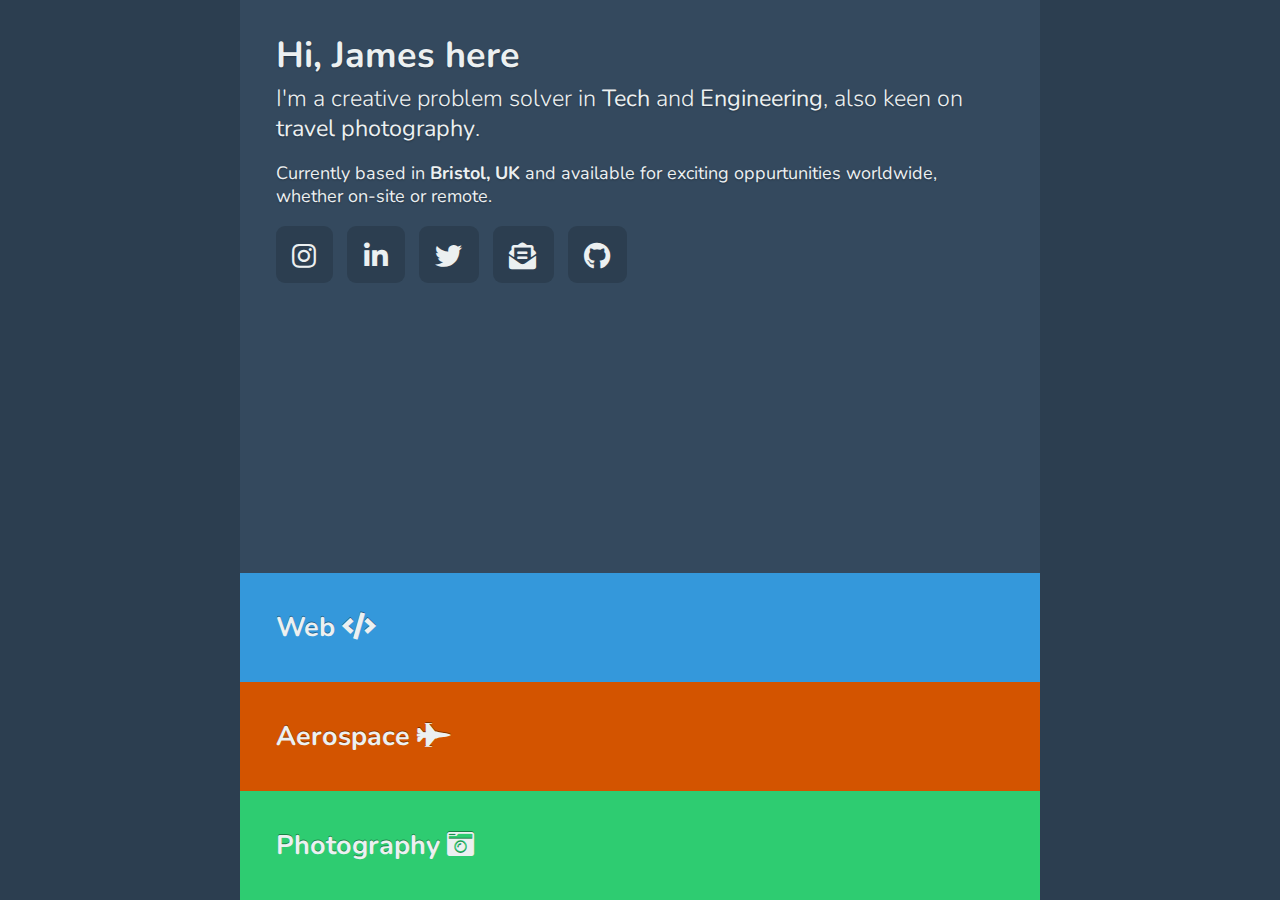
<file: index.html>
<!DOCTYPE html>
<html>
<head>
	<title>James Thornton</title>
	<!-- FLAG 6 FEB 2021 -->
	
	<meta name="viewport" content="width=device-width, initial-scale=1, minimum-scale=1" />

	<!-- Favicon -->
	<link rel="apple-touch-icon" sizes="180x180" href="img/favicon_io/apple-touch-icon.png">
	<link rel="icon" type="image/png" sizes="32x32" href="img/favicon_io/favicon-32x32.png">
	<link rel="icon" type="image/png" sizes="16x16" href="img/favicon_io/favicon-16x16.png">
	<link rel="manifest" href="img/favicon_io/site.webmanifest">

    <!-- Font Awesome -->
    <link href="lib/fontawesome-free-5.12.1-web/css/all.min.css" rel="stylesheet">

    <!-- Google Fonts -->
	<link href="https://fonts.googleapis.com/css?family=Nunito:300,400,600,700&display=swap" rel="stylesheet">

	<!-- jQuery -->
	<script type="text/javascript" src="lib/jquery-3.4.1.min.js"></script>

	<!-- Magnific Popup -->
	<link rel="stylesheet" type="text/css" href="lib/magnific-popup-1.1.0/magnific-popup.css">
	<script type="text/javascript" src="lib/magnific-popup-1.1.0/jquery.magnific-popup.min.js"></script>

	<!-- Instafeed -->
	<!-- <script type="text/javascript" src='https://jamesthornton-uk-feed.herokuapp.com/token.js'></script> -->
	<!-- <script type="text/javascript" src="https://ig.instant-tokens.com/users/1734a77c-ad6d-4768-92d3-e40b55f46524/instagram/17841402003648500/token.js?userSecret=5btwrq66kfc0sby76265sp"></script> -->
	<script type="text/javascript" src="lib/instafeed-2.0.0-rc2.min.js"></script>
	<!-- <script type="text/javascript" src="lib/instafeed-1.4.1.min.js"></script> -->

	<link rel="stylesheet" type="text/css" href="css/core.css">

	<script src="js/main.js" type="text/javascript"></script>

	<!-- CSS for editing by JS -->
	<style type="text/css"></style>
</head>
<body>
	<div class="loader">
		<div class="lds-dual-ring"></div>
	</div>

	<div id="slide-container">
		<!-- Landing slide & footer -->
		<main class="slide" id="landing">
			<article>
				<h1>Hi, James here</h1>

				<p class="lead">
					I'm a creative problem solver in <strong>Tech</strong> and <strong>Engineering</strong>, also keen on <strong>travel photography</strong>.
				</p>

				<p>
					Currently based in <strong>Bristol, UK</strong> and available for exciting oppurtunities worldwide, whether on-site or remote.
				</p>

				<!-- Disabled data-touch-hover="1.5" -->
				<div class="socials">
					<a href="https://www.instagram.com/jamesonaplane">
						<i class="fab fa-instagram"></i>
						<span>Instagram</span>
					</a>

					<a href="https://www.linkedin.com/in/jamesthorntonuk/">
						<i class="fab fa-linkedin-in"></i>
						<span>LinkedIn</span>
					</a>

					<a href="https://twitter.com/jthornton_uk">
						<i class="fab fa-twitter"></i>
						<span>Twitter</span>
					</a>

					<a href="mailto:hello@jamesthornton.uk">
						<i class="fas fa-envelope-open-text"></i>
						<span>Email Me</span>
					</a>

					<a href="https://github.com/j-bn">
						<i class="fab fa-github"></i>
						<span>GitHub</span>
					</a>
				</div>
			</article>

			<footer id="jobs">
				<a href="#web" class="web">
					Web <i class="fas fa-code"></i>
				</a>

				<a href="#aero" class="aero">
					Aerospace <i class="fas fa-fighter-jet"></i>
				</a>

				<a href="#photo" class="photo">
					Photography <i class="fas fa-camera-retro"></i>
				</a>
			</footer>
		</main>

		<main class="slide aero" id="aero">
			<a class="close-button">
				<i class="fas fa-times"></i>
			</a>

			<article>
				<h1>James Thornton</h1>
				<h2>
					Aerospace Engineer
					<i class="fas fa-fighter-jet"></i>
				</h2>

				<ul class="skills">
					<li>
						<i class="fas fa-map-marker-alt"></i>
						Worldwide
					</li>

					<li>
						<i class="fas fa-graduation-cap"></i>
						MEng
					</li>
					<li>
						<i class="fas fa-laptop-code"></i>
						CAE, CAD, CFD, FEA, MatLab &hellip;
					</li>
					<li>
						<i class="fas fa-briefcase"></i>
						Edwards, Rolls-Royce
					</li>
				</ul>

				<p>Whatever the brief, I'm a confident problem solver with credentials including a Master's degree and diverse experience from end-to-end student builds to safety-critical industry projects.</p>

				<div class="socials">
					<a href="https://www.linkedin.com/in/jamesthorntonuk/">
						<i class="fab fa-linkedin-in"></i>
						<span>LinkedIn</span>
					</a>

					<a href="mailto:hello@jamesthornton.uk">
						<i class="fas fa-envelope-open-text"></i>
						<span>Email Me</span>
					</a>
				</div>
			</article>
		</main>

		<main class="slide web" id="web">
			<a class="close-button">
				<i class="fas fa-times"></i>
			</a>

			<article>
				<h1>James Thornton</h1>
				<h2>
					Full-Stack Designer & Developer
					<i class="fas fa-code"></i>
				</h2>

				<ul class="skills">
					<li>
						<i class="fas fa-map-marker-alt"></i>
						Worldwide
					</li>
					<li>
						<i class="fab fa-html5"></i>
						X/HTML5, CSS3, JS/ES6, jQuery
					</li>
					<li>
						<i class="fas fa-file-code"></i>
						PHP, Java, Python, C#.NET
					</li>
					<li>
						<i class="fas fa-paint-brush"></i>
						Adobe XD, Photoshop, Fireworks
					</li>
					<li>
						<i class="fas fa-box-open"></i>
						Bootstrap, React, Vue.js
					</li>
					<li>
						<i class="fas fa-database"></i>
						MySQL, JSON, MS Access
					</li>
				</ul>

				<p class="lead">With a decade's experience working on web and tech projects, I like to take my skills where there is an oppurtunity for innovation.
				</p>
				<p>Whether you need a website, app or have an exciting need for tech integration in your business - I specialise in bringing these ideas to life. 
				I also have a background in code education and for me, communication comes first. Making the client experience stress-free and interactive is always my first priority.</p>

				<ul class="projects" data-touch-hover="direct">

					<li data-href="https://www.newhamesolexchange.org.uk" style="background-image: url('https://unsplash.com/photos/Oja2ty_9ZLM/download?force=true&w=1920')">
						<h3>ESOL Exchange</h3>
						<div>
							<h4>Website</h4>
							<p>Web revamp with information accessibility and maintanability at its forefront, enabling this East London community project to efficiently bring free English courses to more people in Newham.</p>

							<ul>
								<li>CMS</li>
								<li>Design</li>
								<li>HTML</li>
								<li>CSS</li>
								<li>JS</li>
								<li>jQuery</li>
								<li>AJAX</li>
								<li>Twig</li>
							</ul>
						</div>
					</li>

					<li data-href="https://www.triangle.org.uk" style="background-image: url('https://images.unsplash.com/photo-1513151233558-d860c5398176?ixlib=rb-1.2.1&ixid=eyJhcHBfaWQiOjEyMDd9&auto=format&fit=crop&w=1650&q=80')">
						<h3>Triangle</h3>
						<div>
							<h4>Web Lead</h4>
							<p>10-year relationship with an inspirational client working to help children through a range of difficult circumstances. Lead developer for a new website with a focus on building and  sustainable architecture to avoid many of the problems encountered when maintaining large websites.</p>

							<ul>
								<li>CMS</li>
								<li>Design</li>
								<li>iOS</li>
								<li>Android</li>
								<li>HTML</li>
								<li>CSS</li>
								<li>PHP</li>
								<li>JS</li>
								<li>jQuery</li>
								<li>Silex / Symfony</li>
								<li>Twig</li>
							</ul>
						</div>
					</li>

					<li data-href="https://www.instituteofcode.com/" style="background-image: url('img/ioc-class-whiteboard.jpg')">
						<h3>Institute of Code</h3>
						<div>
							<h4>Web Development Mentor</h4>
							<p>Regular mentor at 10 day immersive coding bootcamp in Canggu, Bali.</p>

							<ul>
								<li>Education</li>
								<li>Bootcamp</li>
								<li>HTML</li>
								<li>CSS</li>
								<li>JS</li>
								<li>jQuery</li>
								<li>Jekyll</li>
								<li>CloudCannon</li>
							</ul>
						</div>
					</li>

					<li data-href="https://www.lucyjonesdietitian.co.uk/" style="background-image: url('https://images.unsplash.com/photo-1498837167922-ddd27525d352?ixlib=rb-1.2.1&ixid=eyJhcHBfaWQiOjEyMDd9&auto=format&fit=crop&w=1950&q=80')">
						<h3>Lucy Jones</h3>
						<div>
							<h4>Website</h4>
							<p>A media-heavy site designed with pageless navigation for quick access to information and contact details.</p>

							<ul>
								<li>Blog</li>
								<li>Bootstrap</li>
								<li>HTML</li>
								<li>CSS</li>
								<li>JS</li>
							</ul>
						</div>
					</li>

					<li data-href="https://www.anitajamescounselling.co.uk/" style="background-image: url('https://images.unsplash.com/photo-1465173121987-373740a169b3?ixlib=rb-1.2.1&ixid=eyJhcHBfaWQiOjEyMDd9&auto=format&fit=crop&w=1950&q=80')">
						<h3>Anita James</h3>
						<div>
							<h4>Website</h4>
							<p>Designed with the context of a counselling business in mind, key focus areas of this project were ease of navigation  and maintenance via a simple CMS.</p>

							<ul>
								<li>CMS</li>
								<li>Bootstrap</li>
								<li>HTML</li>
								<li>CSS</li>
								<li>JS</li>
							</ul>
						</div>
					</li>
				</ul>
			</article>
		</main>

		<main class="slide photo" id="photo">
			<a class="close-button">
				<i class="fas fa-times"></i>
			</a>

			<article>
				<h1>James Thornton</h1>
				<h2>
					Landscape & Travel Photography
					<i class="fas fa-camera-retro"></i>
				</h2>

				<div class="socials">
					<a href="https://www.instagram.com/jamesonaplane">
						<i class="fab fa-instagram"></i>
						<span>Instagram</span>
					</a>

					<a href="mailto:hello@jamesthornton.uk">
						<i class="fas fa-envelope-open-text"></i>
						<span>Email Me</span>
					</a>
				</div>

				<div id="instafeed" class="masonry"></div>
			</article>
		</main>
	</div>
</body>
</html>
</file>
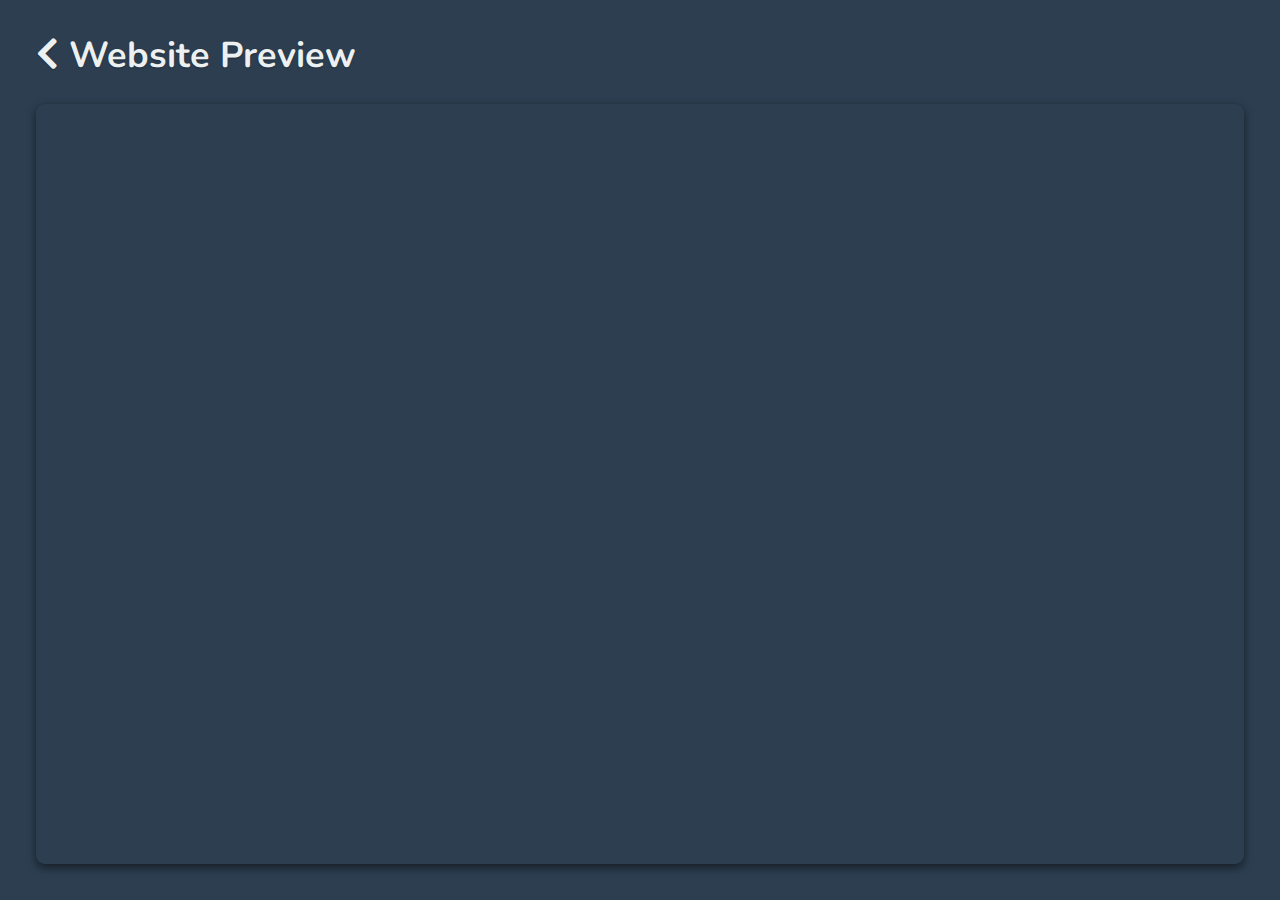
<file: external.html>
<!DOCTYPE html>
<html>
<head>
	<!-- Font Awesome -->
	<link href="lib/fontawesome-free-5.12.1-web/css/all.min.css" rel="stylesheet">

	<!-- Google Fonts -->
	<link href="https://fonts.googleapis.com/css?family=Nunito:300,400,600,700&display=swap" rel="stylesheet">

	<!-- jQuery -->
	<script type="text/javascript" src="https://code.jquery.com/jquery-3.4.1.min.js"></script>

	<title>A Website by James Thornton</title>

	<link rel="stylesheet" type="text/css" href="css/core.css">

	<script src="js/external.js" type="text/javascript"></script>
</head>
<body id="external">
	<h1 id="name">
		<a href="index.html#web">
			<i class="fas fa-chevron-left"></i>
		</a>
		Website Preview
	</h1>
	<a id="link"><h2></h2></a>
	<iframe id="portal"></iframe>
</body>
</html>
</file>
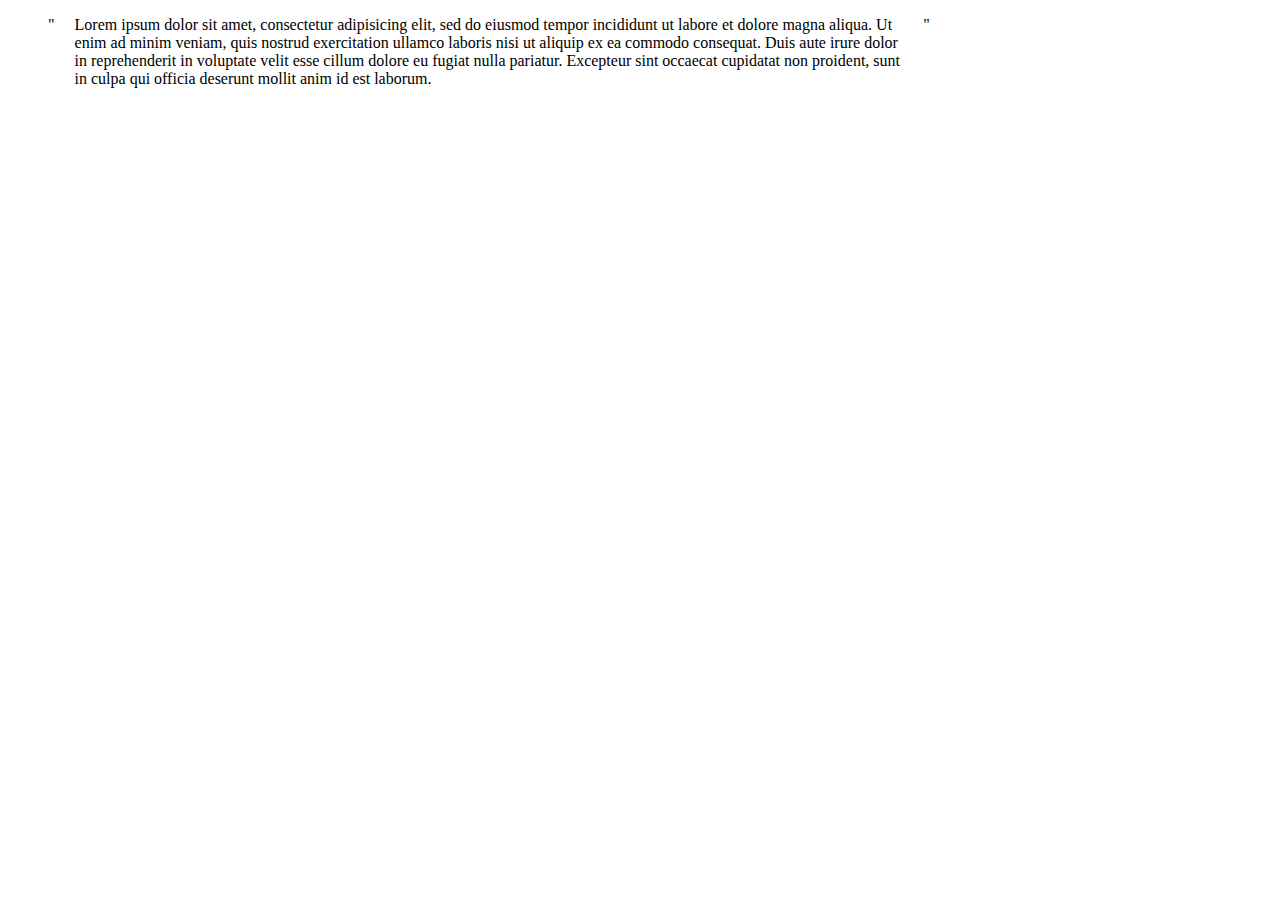
<file: test.html>
<!DOCTYPE html>
<html>
<head>
	<title></title>

	<style type="text/css">
		blockquote {
			display: block;
		}

		blockquote span.text {
			width: 70%;
		}

		blockquote * {
			display: inline-block;
			vertical-align: top;
		}

		blockquote .quote {
			padding-bottom: 1rem;
		}

		blockquote .quote.start {
			padding-right: 1rem;
		}

		blockquote .quote.end {
			padding-left: 1rem;
		}
	</style>
</head>
<body>
	<blockquote>
		<span class="quote start">"</span>
		<span class="text">Lorem ipsum dolor sit amet, consectetur adipisicing elit, sed do eiusmod tempor incididunt ut labore et dolore magna aliqua. Ut enim ad minim veniam, quis nostrud exercitation ullamco laboris nisi ut aliquip ex ea commodo consequat. Duis aute irure dolor in reprehenderit in voluptate velit esse cillum dolore eu fugiat nulla pariatur. Excepteur sint occaecat cupidatat non proident, sunt in culpa qui officia deserunt mollit anim id est laborum.</span>

		<span class="quote end">"</span>
	</blockquote>
</body>
</html>
</file>
<file: css/core.css>
p.lead{font-size:1.3rem;font-weight:300;margin-bottom:1rem}.box-shadow,.panel,ul.projects > li{box-shadow:0 .3rem .5rem rgba(0,0,0,0.2)}.text-shadow,.loader,.panel,.slide > article,ul.projects > li,body#external{text-shadow:0 .05em .1em rgba(0,0,0,0.3)}.text-inset,.slide > article .socials > a:hover,.slide > article .socials > a.touch-hover{text-shadow:0 1px 0 #fff}.text-inset-alt,#jobs > a{text-shadow:0 -1px 0 rgba(0,0,0,0.4)}.after-expand::after{transition:all .5s linear !important;transform-origin:center;transform:scale(30);opacity:0 !important;border-radius:50%;background-color:#3498db}.click-through{pointer-events:none}*{margin:0;padding:0;box-sizing:border-box}a{color:inherit;text-decoration:none}:root{font-size:18px}@media screen and (max-width:600px){:root{font-size:22px}}html,body{height:100%;scroll-behaviour:smooth}body{font-family:'Nunito',sans-serif;background-color:#2c3e50;color:#ecf0f1;display:flex;justify-content:center}h1,h2,h3,h4,h5,h6{line-height:1.1;margin-bottom:.2em}p{line-height:1.3}.lds-dual-ring{width:180px;height:180px;display:flex;justify-content:center;align-items:center}.lds-dual-ring:after{content:" ";display:block;width:140px;height:140px;border-radius:50%;border:20px solid #fff;border-color:#fff transparent #fff transparent;-webkit-animation:lds-dual-ring 1.2s linear infinite;animation:lds-dual-ring 1.2s linear infinite}.loader{position:fixed;top:0;left:0;bottom:0;right:0;display:flex;flex-direction:column;justify-content:center;align-items:center;background-color:#2c3e50;pointer-events:none;z-index:100;transition:all .7s ease}.loader.loaded{opacity:0}.loader::after{content:'Please check you are using a modern browser and have JavaScript enabled';width:15rem;text-align:center;margin-top:2rem;-webkit-animation:delayed-fade-in 3s ease;animation:delayed-fade-in 3s ease}.panel,ul.projects > li{background-color:#fff;background-position:center;background-size:cover;padding:1rem;border-radius:.5rem;display:block;background-color:#fff;background-size:cover}.bg-overlay,ul.projects > li{position:relative}.bg-overlay::after,ul.projects > li::after{content:"";position:absolute;top:0;bottom:0;left:0;right:0;background-color:rgba(0,0,0,0.35);background:linear-gradient(to right,rgba(0,0,0,0.8),rgba(0,0,0,0));border-radius:inherit;z-index:1;opacity:0;transition:all .7s ease}.bg-overlay *,ul.projects > li *{position:relative;z-index:2}.bg-overlay-activate::after,ul.projects > li:hover::after,ul.projects > li.touch-hover::after{opacity:1}.tag,ul.projects > li ul > li{padding:.2rem .5rem;background-color:rgba(0,0,0,0.3);border-radius:.3rem}.masonry{margin-top:1.5rem;-moz-columns:6 200px;columns:6 200px;-moz-column-gap:.7rem;column-gap:.7rem;max-width:calc(100% + 5px);margin-left:-5px}.masonry > a{display:block;flex:1 1 auto;margin-bottom:.4rem}.masonry > a img{width:100%;border-radius:.4rem;box-shadow:0 1px .6rem rgba(0,0,0,0.3);background-color:#fff;padding:.3rem}#slide-container{max-width:800px;display:block;flex-grow:1;position:relative}.slide:not(#landing) h1,.slide:not(#landing) h2{max-width:70%}.slide{background-color:#34495e;z-index:1;position:absolute;top:0;left:0;right:0;min-height:100%;display:grid;grid-template-rows:auto;opacity:0;transition:opacity .4s ease}.slide.web{background-color:#3498db}.slide.aero{background-color:#d35400}.slide.photo{background-color:#2ecc71}.slide > article{padding:2rem;background-color:inherit}@media screen and (max-width:600px){.slide > article{padding:1.5rem}}.slide > article h1{font-size:2em}.slide > article h2{opacity:.6}.slide > article ul.skills{margin:1rem 0;list-style:none}.slide > article ul.skills li{display:inline-block;margin-right:1rem;margin-bottom:.15rem}.slide > article .socials{margin-top:1rem}.slide > article .socials > a{display:inline-block;font-size:1.5rem;padding:.5rem .9rem;background-color:rgba(0,0,0,0.15);margin-bottom:.5rem;margin-right:.5rem;border-radius:.5rem;overflow:hidden;text-shadow:none;white-space:nowrap;transition:all .7s ease}.slide > article .socials > a *{vertical-align:middle;font-size:inherit}.slide > article .socials > a span{transition:max-width .3s ease;display:inline-block;margin-left:-6px;max-width:0;opacity:0}.slide > article .socials > a:hover,.slide > article .socials > a.touch-hover{background-color:#ecf0f1;color:#2c3e50}.slide > article .socials > a:hover span,.slide > article .socials > a.touch-hover span{opacity:1;margin-left:.3rem;max-width:150px}.slide > footer{z-index:10;padding:0}.slide a.close-button{opacity:.5;font-size:2.5em;position:absolute;top:1.1rem;right:2rem;display:block;vertical-align:top}.slide a.close-button:hover{opacity:.7}.slide a.close-button:active{opacity:.9}.slide.active,.slide#landing{transition-delay:.7s;opacity:1}.slide#landing{z-index:0;grid-template-rows:1fr auto}#jobs > a{display:block;color:#ecf0f1;font-size:1.5rem;font-weight:bold;text-align:left;padding:2rem 2rem;transition:padding .3s ease-out,color .2s,transform .5s .2s}#jobs > a.web{background-color:#3498db}#jobs > a.aero{background-color:#d35400}#jobs > a.photo{background-color:#2ecc71}#jobs > a:hover{padding-left:3rem}#jobs > a.selected{text-shadow:none;transform:scaleY(15)}#jobs > a.selected.web{color:#3498db}#jobs > a.selected.aero{color:#d35400}#jobs > a.selected.photo{color:#2ecc71}ul.projects{list-style:none;margin:1rem 0}ul.projects > li{display:flex;flex-direction:column;align-items:flex-start;align-content:flex-start;margin-bottom:1rem;position:relative;cursor:pointer}ul.projects > li > h3,ul.projects > li h3::after{transition:all .2s ease}ul.projects > li > h3{position:relative;transform:translateX(-50%) scale(2);transform-origin:top;left:50%;font-size:2em;line-height:1;margin-bottom:.2rem;max-width:70%}@media screen and (max-width:600px){ul.projects > li > h3{transform:scale(1.2);top:1.5rem !important;left:0;transform-origin:top left}}ul.projects > li > h3::after{content:'\f35d';font-family:'Font Awesome 5 Free';opacity:0;font-size:.7em;vertical-align:10%;display:inline-block;width:0}ul.projects > li h4{margin-bottom:.6rem}ul.projects > li ul{margin-top:.4rem;list-style:none}ul.projects > li ul > li{display:inline-block;margin-right:.3rem;margin-top:.5rem}ul.projects > li > div{transition:all .3s ease;opacity:0}@media screen and (min-width:600px){ul.projects > li > div{max-width:70%}}ul.projects > li:hover > h3,ul.projects > li.touch-hover > h3{transform:translateX(0) scale(1);left:0;top:0 !important;margin-left:0}ul.projects > li:hover > h3::after,ul.projects > li.touch-hover > h3::after{opacity:.5;margin-left:1rem}ul.projects > li:hover > div,ul.projects > li.touch-hover > div{opacity:1}body#external{padding:2rem;display:flex;flex-direction:column}body#external h2{font-size:1rem;color:rgba(255,255,255,0.5)}iframe#portal{border:none;border-radius:.5rem;flex-grow:1;width:100%;margin-top:1rem;box-shadow:0 .2rem .5rem rgba(0,0,0,0.5)}@-webkit-keyframes lds-dual-ring{0%{transform:rotate(0)}100%{transform:rotate(360deg)}}@keyframes lds-dual-ring{0%{transform:rotate(0)}100%{transform:rotate(360deg)}}@-webkit-keyframes delayed-fade-in{0%{opacity:0;margin-top:-4rem}80%{opacity:0;margin-top:-4rem}100%{opacity:1;margin-top:2rem}}@keyframes delayed-fade-in{0%{opacity:0;margin-top:-4rem}80%{opacity:0;margin-top:-4rem}100%{opacity:1;margin-top:2rem}}
</file>
